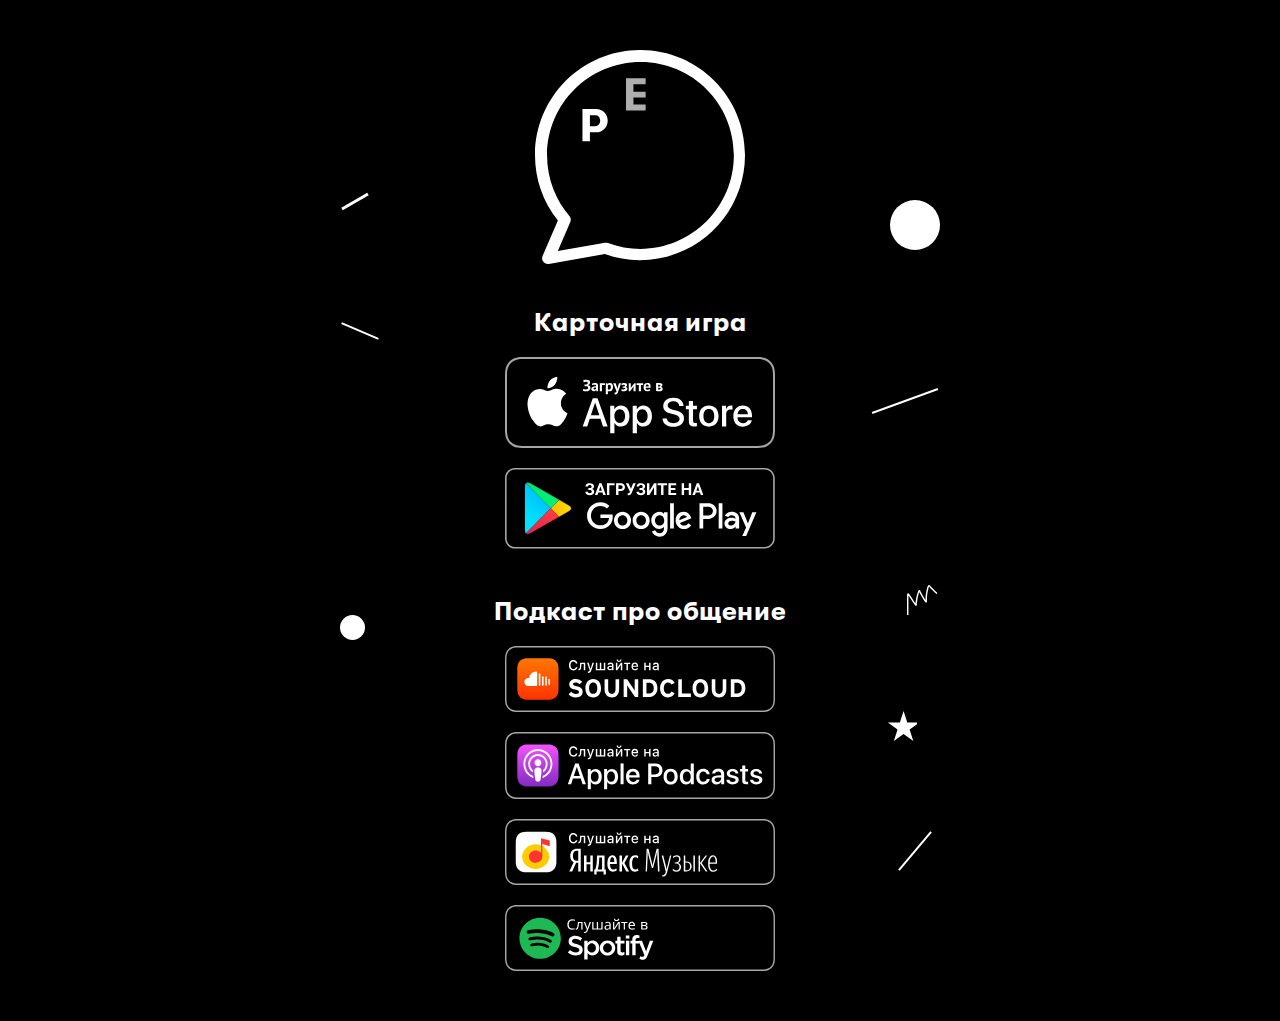
<file: index.html>
<html>
<head>
    <link rel='stylesheet' href='styles.css'/>
    <title>Реплика | Подкаст</title>

    <link rel="apple-touch-icon" sizes="180x180" href="./assets/favicon/apple-touch-icon.png">
    <link rel="icon" type="image/png" sizes="32x32" href="./assets/favicon/favicon-32x32.png">
    <link rel="icon" type="image/png" sizes="16x16" href="./assets/favicon/favicon-16x16.png">
    <link rel="manifest" href="./assets/favicon/site.webmanifest">
    <link rel="mask-icon" href="./assets/favicon/safari-pinned-tab.svg" color="#5bbad5">
    <meta name="msapplication-TileColor" content="#da532c">
    <meta name="theme-color" content="#ffffff">

    <meta name='viewport' content='width=device-width, initial-scale=1'/>
</head>
<body class='page'>
<div class='wrapper'>
    <div class='logo'>
        <img src='assets/images/replica-logo.svg' width='100%'/>
    </div>
    <div class='name'>Карточная игра</div>
    <div class='references'>
        <a class='references__item' href='https://apps.apple.com/ru/app/реплика-вопросы-для-беседы/id1597619469' target='_blank'>
            <img src='assets/images/ios-icon.svg' width='100%'/>
        </a>
        <a class='references__item' href='https://play.google.com/store/apps/details?id=tech.sitdikov.replicacards' target='_blank'>
            <img src='assets/images/google-play-icon.svg' width='100%'/>
        </a>
    </div>
    <div class='name'>Подкаст про общение</div>
    <div class='references'>
        <a class='references__item' href='https://soundcloud.com/replica-podcast' target='_blank'>
            <img src='assets/images/ref-soundcloud.svg' width='100%'/>
        </a>
        <a class='references__item' href='https://podcasts.apple.com/ru/podcast/реплика/id1530234194' target='_blank'>
            <img src='assets/images/ref-apple-podcasts.svg' width='100%'/>
        </a>
        <a class='references__item' href='https://music.yandex.ru/album/12268440' target='_blank'>
            <img src='assets/images/ref-yandex.svg' width='100%'/>
        </a>
        <a class='references__item' href='https://open.spotify.com/show/0vCx1tcyAcuxDGxHQWRI3m' target='_blank'>
            <img src='assets/images/ref-spotify.svg' width='100%'/>
        </a>
    </div>
</div>
<div class='page__decorations'>
    <div class='decoration-surface'>
        <div class='decoration decoration--line-1'></div>
        <div class='decoration decoration--line-2'></div>
        <div class='decoration decoration--line-3'></div>
        <div class='decoration decoration--line-4'></div>
        <div class='decoration decoration--circle-1'></div>
        <div class='decoration decoration--circle-2'></div>
        <div class='decoration decoration--star-1'></div>
        <div class='decoration decoration--ziczag'></div>
    </div>
</div>

<script>
    const replicaLogoElement = document.querySelector('.logo');
    replicaLogoElement.innerHTML = `<img src=\'assets/images/replica-logo.svg?${new Date().getTime()}\' width=\'100%\'/>`;
</script>
</body>
</html>
</file>
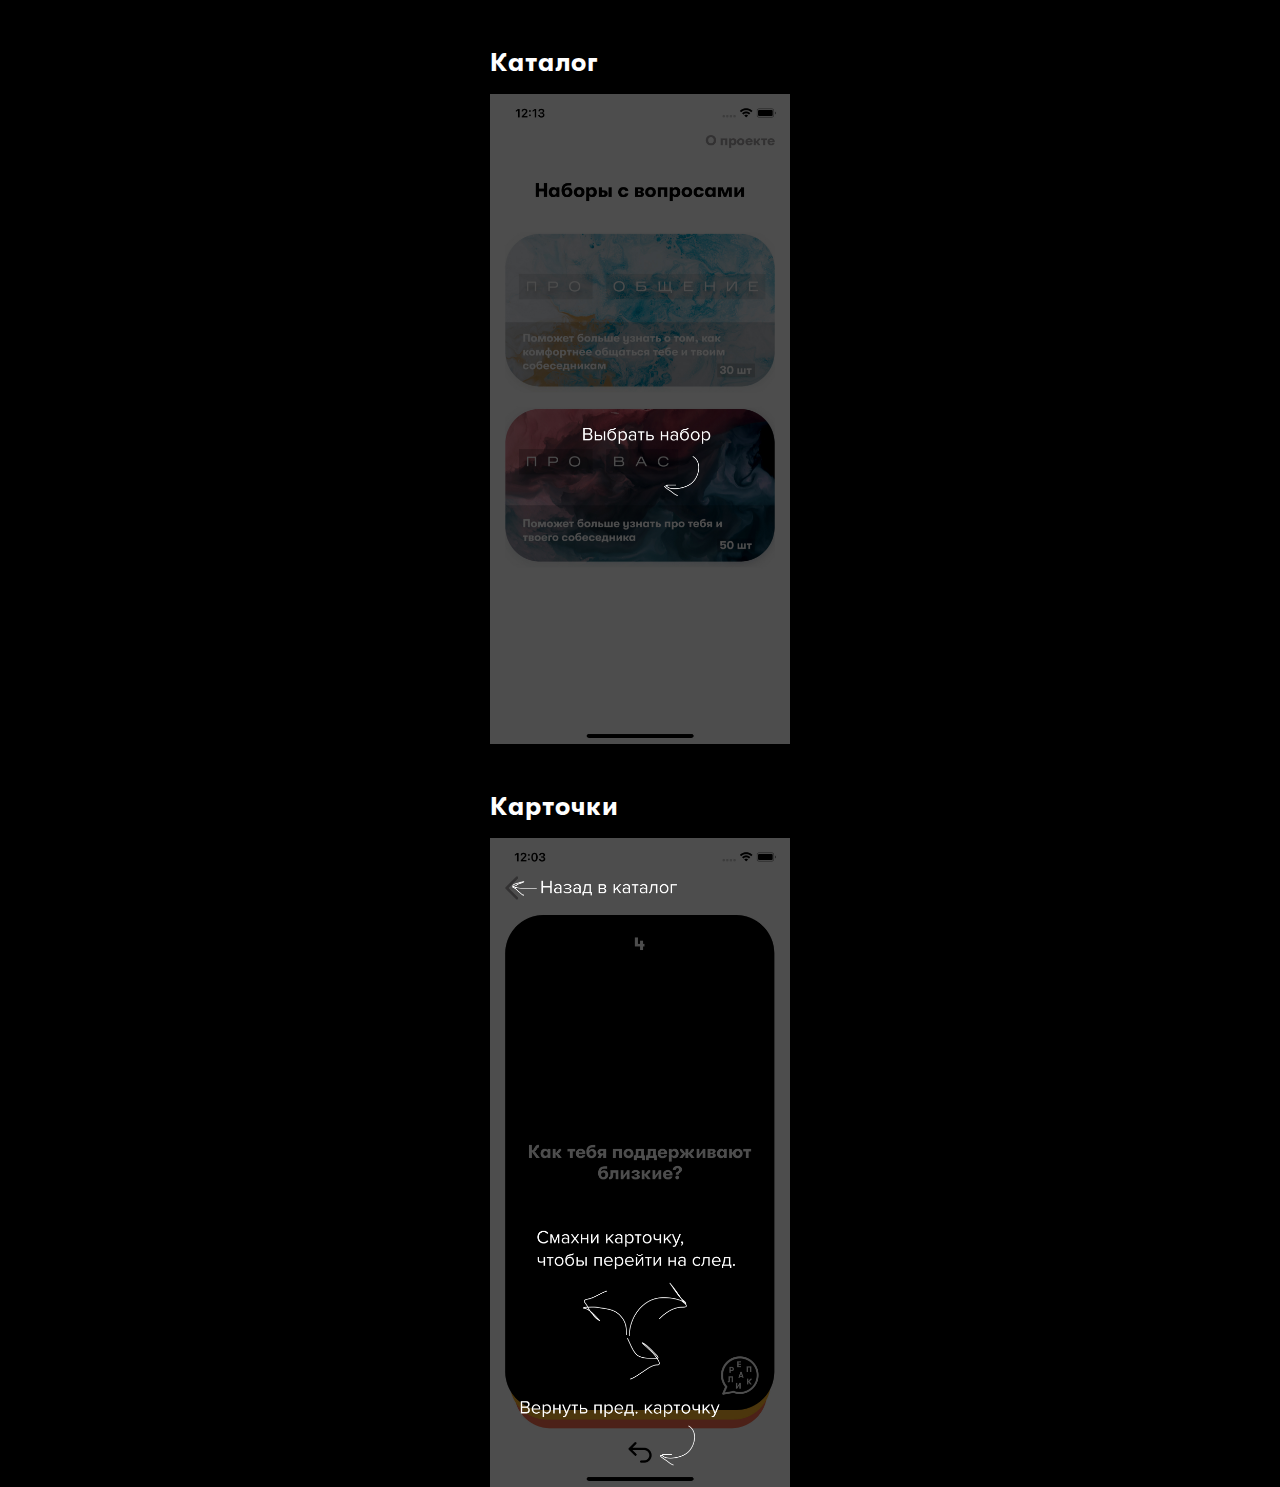
<file: how-to-use-app.html>
<html>
<head>
    <link rel='stylesheet' href='styles.css'/>
    <title>Реплика | Пользовательская документация</title>

    <link rel='apple-touch-icon' sizes='180x180' href='./assets/favicon/apple-touch-icon.png'>
    <link rel='icon' type='image/png' sizes='32x32' href='./assets/favicon/favicon-32x32.png'>
    <link rel='icon' type='image/png' sizes='16x16' href='./assets/favicon/favicon-16x16.png'>
    <link rel='manifest' href='./assets/favicon/site.webmanifest'>
    <link rel='mask-icon' href='./assets/favicon/safari-pinned-tab.svg' color='#5bbad5'>
    <meta name='msapplication-TileColor' content='#da532c'>
    <meta name='theme-color' content='#ffffff'>

    <meta name='viewport' content='width=device-width, initial-scale=1'/>
</head>
<body>
<div class='info'>
    <div class='info__column'>
        <h1 class='name'>Каталог</h1>
        <img src='assets/images/screens/pic-1.jpg' width='300'/>
    </div>

    <div class='info__column'>
        <h1 class='name'>Карточки</h1>
        <img src='assets/images/screens/pic-2.jpg' width='300'/>
    </div>
</div>
</body>
</file>
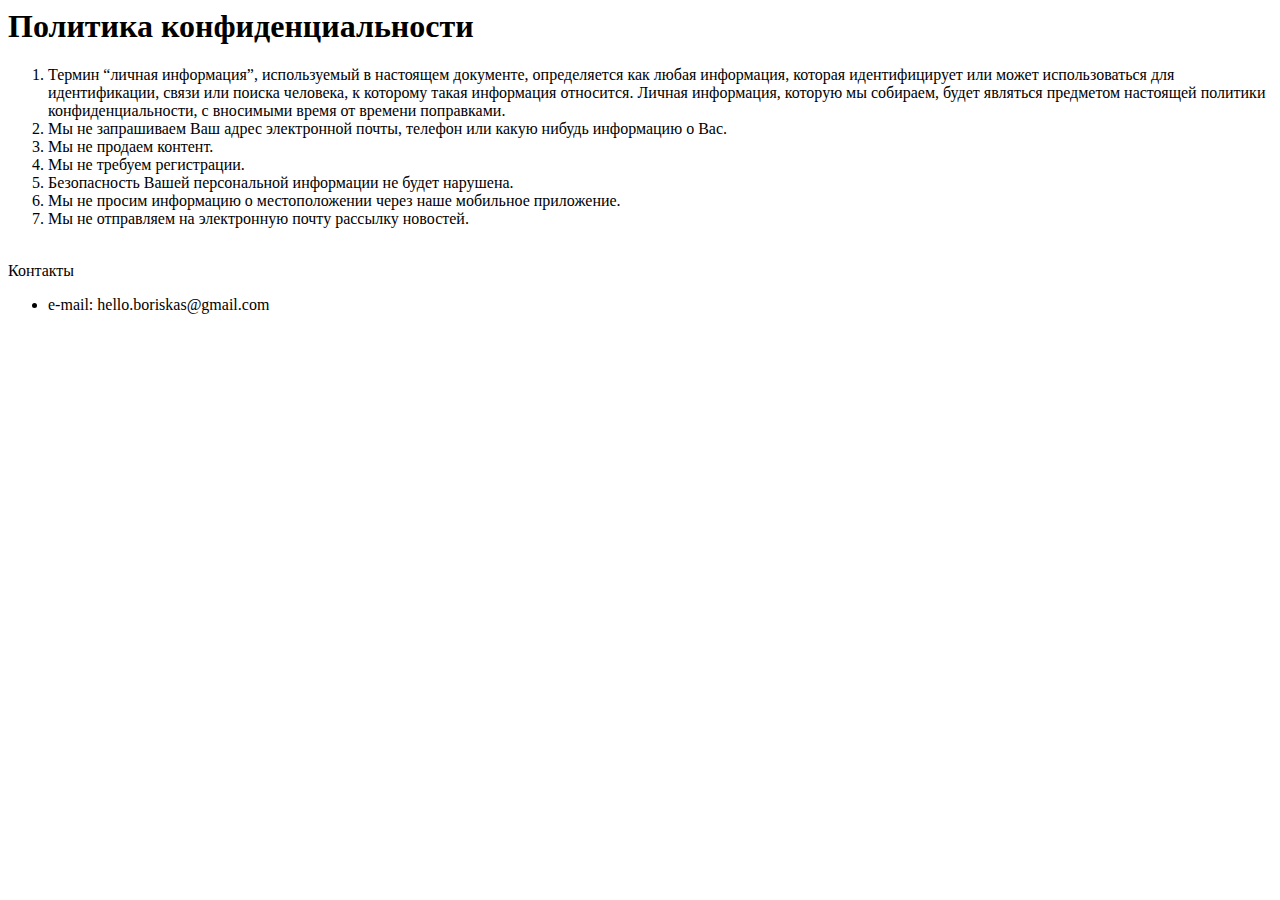
<file: privacy-policy.html>
<html>

    <body>
    <h1>Политика конфиденциальности</h1>

    <p>
        <ol>
        <li>Термин “личная информация”, используемый в настоящем документе, определяется как любая информация, которая
        идентифицирует или может использоваться для идентификации, связи или поиска человека, к которому такая информация
        относится. Личная информация, которую мы собираем, будет являться предметом настоящей политики конфиденциальности, с
            вносимыми время от времени поправками.</li>
        <li>Мы не запрашиваем Ваш адрес электронной почты, телефон или какую нибудь информацию о Вас.</li>
        <li>Мы не продаем контент.</li>
        <li>Мы не требуем регистрации.</li>
        <li>Безопасность Вашей персональной информации не будет нарушена.</li>
        <li>Мы не просим информацию о местоположении через наше мобильное приложение.</li>
        <li>Мы не отправляем на электронную почту рассылку новостей.</li>
        </ol>
        <br/>
        Контакты
        <ul>
            <li>e-mail: hello.boriskas@gmail.com</li>
        </ul>
    </p>
    </body>
</html>
</file>
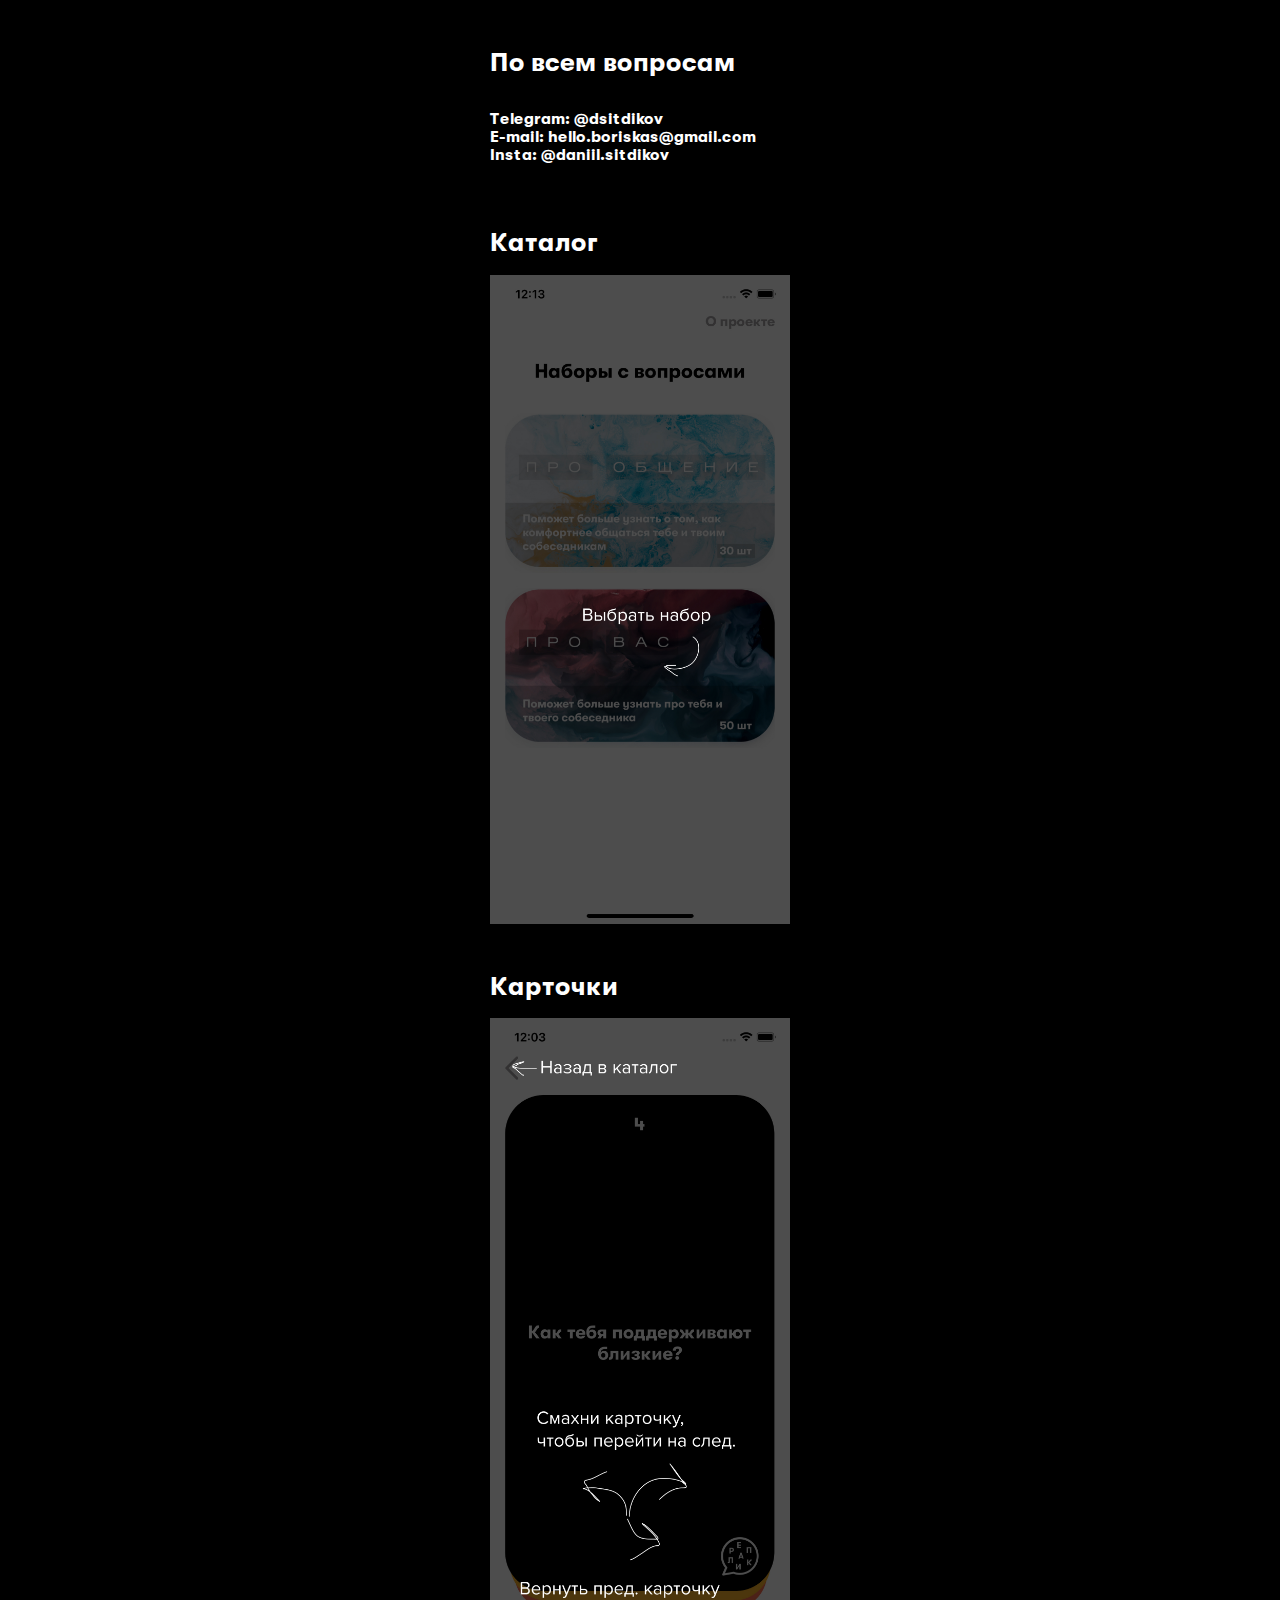
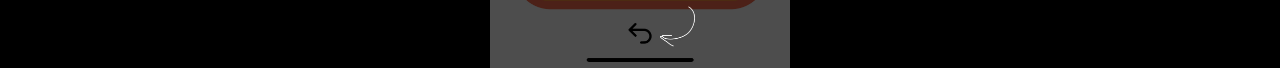
<file: support.html>
<html>
<head>
    <link rel='stylesheet' href='styles.css'/>
    <title>Реплика | Пользовательская документация</title>

    <link rel='apple-touch-icon' sizes='180x180' href='./assets/favicon/apple-touch-icon.png'>
    <link rel='icon' type='image/png' sizes='32x32' href='./assets/favicon/favicon-32x32.png'>
    <link rel='icon' type='image/png' sizes='16x16' href='./assets/favicon/favicon-16x16.png'>
    <link rel='manifest' href='./assets/favicon/site.webmanifest'>
    <link rel='mask-icon' href='./assets/favicon/safari-pinned-tab.svg' color='#5bbad5'>
    <meta name='msapplication-TileColor' content='#da532c'>
    <meta name='theme-color' content='#ffffff'>

    <meta name='viewport' content='width=device-width, initial-scale=1'/>
</head>
<body>
<div class='info'>
    <div class='info__column'>
        <h1 class='name'>По всем вопросам</h1>
        <p class='paragraph'>
        Telegram: @dsitdikov <br/>
        E-mail: hello.boriskas@gmail.com <br/>
        Insta: @daniil.sitdikov <br/>
        </p>
    </div>
    <div class='info__column'>
        <h1 class='name'>Каталог</h1>
        <img src='assets/images/screens/pic-1.jpg' width='300'/>
    </div>

    <div class='info__column'>
        <h1 class='name'>Карточки</h1>
        <img src='assets/images/screens/pic-2.jpg' width='300'/>
    </div>
</div>
</body>
</file>
<file: styles.css>
@font-face {
    font-family: 'GT Walsheim Pro';
    src: local('GT Walsheim Pro'),
    local('GT-Walsheim-Pro'),
    url('./assets/fonts/GTWalsheimPro-Bold.woff2') format('woff2'),
    url('./assets/fonts/GTWalsheimPro-Bold.woff') format('woff'),
    url('./assets/fonts/GTWalsheimPro-Bold.ttf') format('truetype');
    font-weight: 700;
    font-style: normal;
}

html,
body {
    margin: 0;
    padding: 0;
}

html {
    background-color: #000;
}

*::selection {
    background-color: #fff;
    color: #000;
}

.page {
    display: flex;
    overflow-y: auto;
    position: relative;
    animation-name: fade-in;
    animation-duration: 0.2s;
    animation-timing-function: ease-in;
    animation-fill-mode: both;
}

.page__decorations {
    position: absolute;
    top: 0;
    left: 0;
    width: 100vw;
    height: 100vh;
    overflow: hidden;
    z-index: -1;
}

.logo {
    width: 210px;
    height: 210px;
}

.name {
    font-family: 'GT Walsheim Pro', sans-serif;
    font-size: 26px;
    font-weight: 700;
    margin-top: 48px;
    color: #fff;
}

.paragraph {
    font-family: 'GT Walsheim Pro', sans-serif;
    color: #fff;
}

.wrapper {
    display: flex;
    flex-direction: column;
    margin: auto;
    align-items: center;
    width: 300px;
    padding: 50px 0;
}

.references {
    margin-top: auto;
    width: 90%;
}

.references__item {
    display: block;
    margin-top: 20px;
    cursor: pointer;
    transition: .15s ease-out opacity;
    position: relative;
    animation: heart-pulse 0.8s ease-out alternate;
    animation-iteration-count: infinite;
    text-decoration: none;
}

.references__item--horizontal {
    width: 50%;
}

.references__item:hover:before {
    content: "";
    border: 15px solid rgba(255, 255, 255, 0.3);
    border-radius: 15px;
    position: absolute;
    left: 0;
    right: 0;
    top: 0;
    bottom: 0;
    animation: pulsate 1.6s ease-out;
    animation-iteration-count: infinite;
    transform-origin: center;
    opacity: 0.0;
    z-index: -1;
}

.decoration {
    position: absolute;
}

.decoration--line-1 {
    transform: rotate(-30deg);
    left: 200px;
    top: 100px;
    width: 30px;
    height: 3px;
    background-color: #fff;
}

.decoration--line-2 {
    transform: rotate(-20deg);
    right: 200px;
    top: 300px;
    width: 70px;
    height: 2px;
    background-color: #fff;
}

.decoration--line-3 {
    transform: rotate(23deg);
    left: 200px;
    top: 230px;
    width: 40px;
    height: 2px;
    background-color: #fff;
}

.decoration--line-4 {
    transform: rotate(-50deg);
    right: 200px;
    top: 750px;
    width: 50px;
    height: 2px;
    background-color: #fff;
}

.decoration--circle-1 {
    right: 200px;
    top: 100px;
    width: 50px;
    height: 50px;
    border-radius: 50%;
    background-color: #fff;
}

.decoration--circle-2 {
    left: 200px;
    bottom: 160px;
    width: 25px;
    height: 25px;
    border-radius: 50%;
    background-color: #fff;
}

.decoration--ziczag {
    right: 203px;
    bottom: 185px;
    width: 30px;
    height: 30px;
    background-image: url('assets/images/decoration-ziczag.svg');
    background-size: cover;
}

.decoration--star-1 {
    right: 223px;
    bottom: 59px;
    width: 30px;
    height: 30px;
    background-image: url('assets/images/star.svg');
    background-size: cover;
}

.decoration-surface {
    width: 1000px;
    left: 50%;
    top: 50%;
    transform: translate(-50%, -50%);
    height: 700px;
    position: absolute;
    z-index: -1;
}

.info {
    display: flex;
    margin: auto;
    align-items: center;
    width: 100%;
    height: 100%;
    flex-direction: column;
    padding-bottom: 10px;
}

.info__column {
    display: flex;
    min-width: 300px;
    flex-direction: column;
    color: #fff;
}

@media (max-width: 768px) {

    .decoration-surface {
        width: 800px;
    }
}

@keyframes fade-in {

    from {
        opacity: 0;
    }

    to {
        opacity: 1;
    }
}

@keyframes heart-pulse {

    0% {
        transform: scale(0.97, 0.97);
    }

    100% {
        transform: scale(1, 1);
    }
}

@keyframes pulsate {

    0% {
        transform: scale(1, 1);
        opacity: 0.0;
    }

    50% {
        opacity: 1.0;
    }

    100% {
        transform: scale(1.05, 1.2);
        opacity: 0.0;
    }
}
</file>
